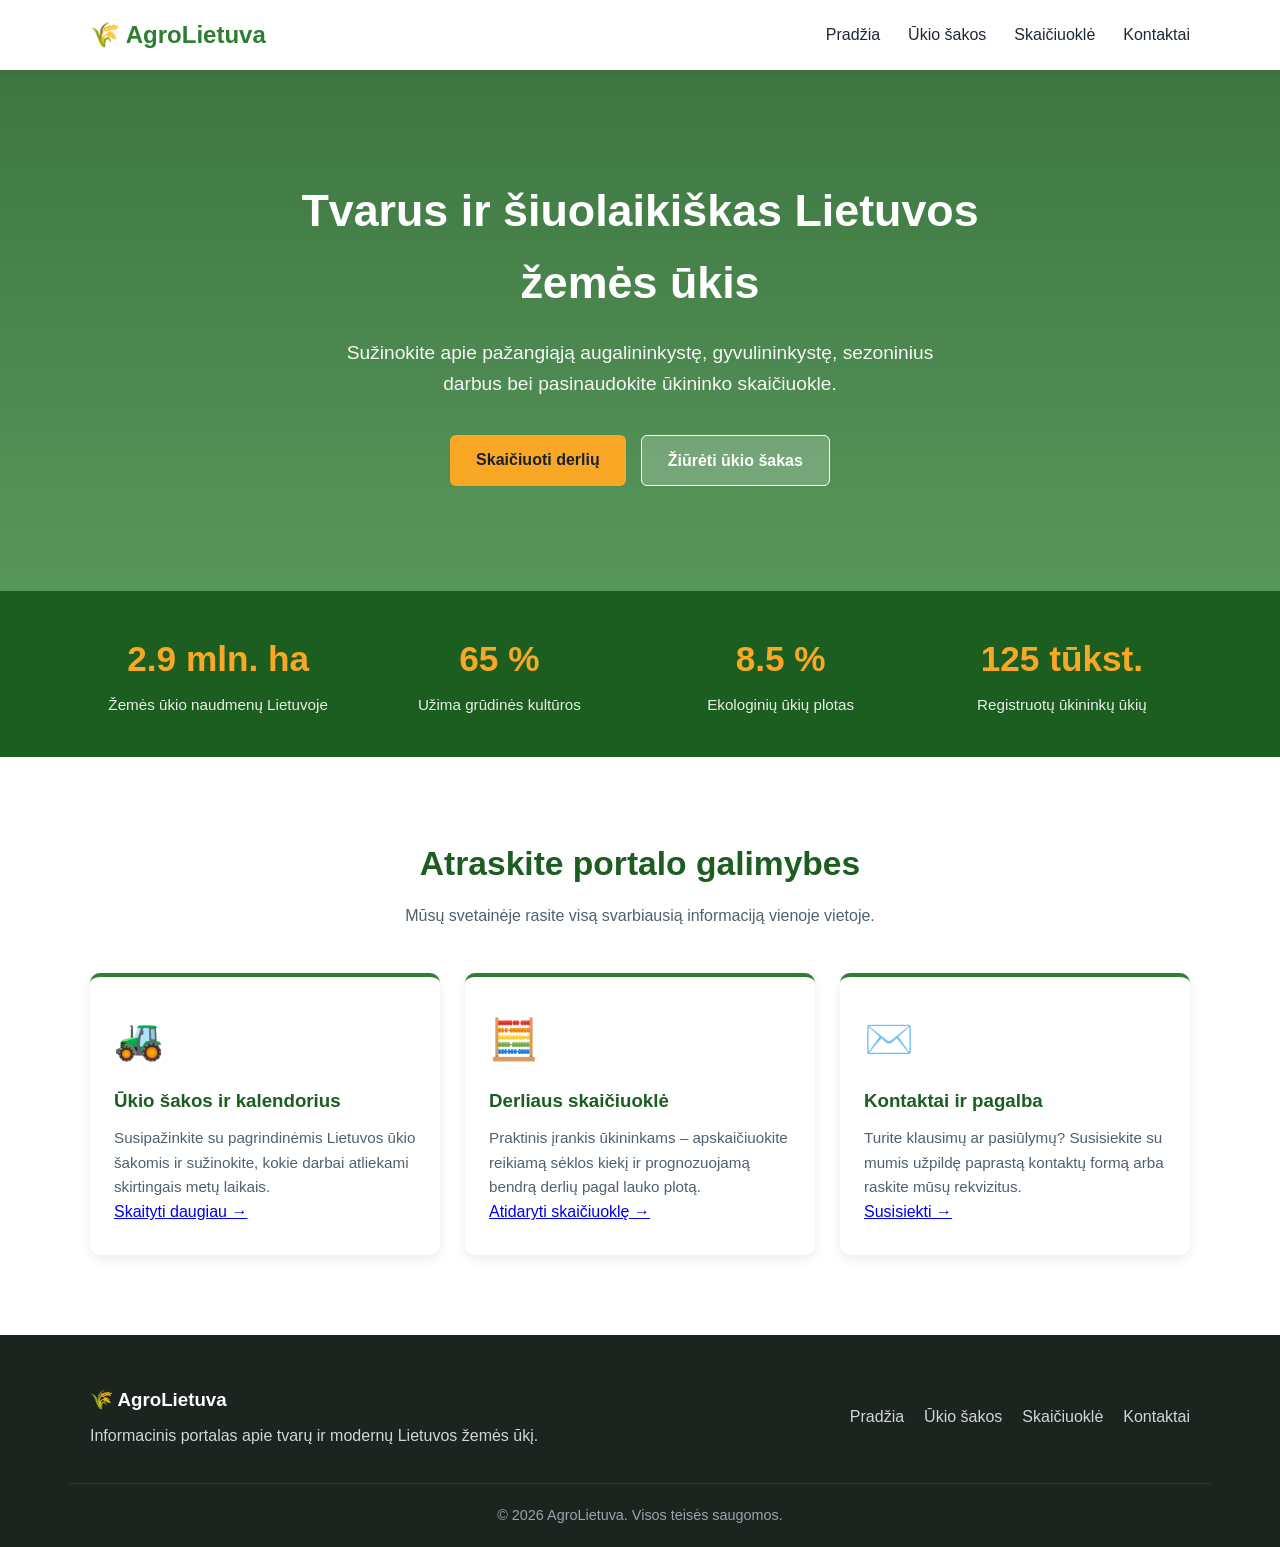
<file: Ineta,Amanda/žemėsŪkis/index.html>
<!DOCTYPE html>
<html lang="lt">
<head>
    <meta charset="UTF-8">
    <meta name="viewport" content="width=device-width, initial-scale=1.0">
    <title>AgroLietuva – Modernus Žemės Ūkis</title>
    <link rel="stylesheet" href="style.css">
</head>
<body>
    <header>
        <div class="container nav-container">
            <a href="index.html" class="logo">🌾 AgroLietuva</a>
            <nav>
                <ul class="nav-links" id="navLinks">
                    <li><a href="index.html" class="active">Pradžia</a></li>
                    <li><a href="sakos.html">Ūkio šakos</a></li>
                    <li><a href="skaiciuokle.html">Skaičiuoklė</a></li>
                    <li><a href="kontaktai.html">Kontaktai</a></li>
                </ul>
            </nav>
            <button class="menu-toggle" id="menuToggle">☰</button>
        </div>
    </header>

    <section class="hero">
        <div class="container hero-content">
            <h1>Tvarus ir šiuolaikiškas Lietuvos žemės ūkis</h1>
            <p>Sužinokite apie pažangiąją augalininkystę, gyvulininkystę, sezoninius darbus bei pasinaudokite ūkininko skaičiuokle.</p>
            <div class="hero-buttons">
                <a href="skaiciuokle.html" class="btn btn-primary">Skaičiuoti derlių</a>
                <a href="sakos.html" class="btn btn-secondary">Žiūrėti ūkio šakas</a>
            </div>
        </div>
    </section>

    <section class="stats-section">
        <div class="container stats-grid">
            <div class="stat-item">
                <span class="stat-number" data-target="2.9">0</span><span class="stat-unit"> mln. ha</span>
                <p>Žemės ūkio naudmenų Lietuvoje</p>
            </div>
            <div class="stat-item">
                <span class="stat-number" data-target="65">0</span><span class="stat-unit"> %</span>
                <p>Užima grūdinės kultūros</p>
            </div>
            <div class="stat-item">
                <span class="stat-number" data-target="8.5">0</span><span class="stat-unit"> %</span>
                <p>Ekologinių ūkių plotas</p>
            </div>
            <div class="stat-item">
                <span class="stat-number" data-target="125">0</span><span class="stat-unit"> tūkst.</span>
                <p>Registruotų ūkininkų ūkių</p>
            </div>
        </div>
    </section>

    <section class="section">
        <div class="container">
            <h2 class="section-title">Atraskite portalo galimybes</h2>
            <p class="section-subtitle">Mūsų svetainėje rasite visą svarbiausią informaciją vienoje vietoje.</p>
            <div class="cards-grid">
                <div class="card">
                    <div class="card-icon">🚜</div>
                    <h3>Ūkio šakos ir kalendorius</h3>
                    <p>Susipažinkite su pagrindinėmis Lietuvos ūkio šakomis ir sužinokite, kokie darbai atliekami skirtingais metų laikais.</p>
                    <a href="sakos.html" class="card-link">Skaityti daugiau →</a>
                </div>
                <div class="card">
                    <div class="card-icon">🧮</div>
                    <h3>Derliaus skaičiuoklė</h3>
                    <p>Praktinis įrankis ūkininkams – apskaičiuokite reikiamą sėklos kiekį ir prognozuojamą bendrą derlių pagal lauko plotą.</p>
                    <a href="skaiciuokle.html" class="card-link">Atidaryti skaičiuoklę →</a>
                </div>
                <div class="card">
                    <div class="card-icon">✉️</div>
                    <h3>Kontaktai ir pagalba</h3>
                    <p>Turite klausimų ar pasiūlymų? Susisiekite su mumis užpildę paprastą kontaktų formą arba raskite mūsų rekvizitus.</p>
                    <a href="kontaktai.html" class="card-link">Susisiekti →</a>
                </div>
            </div>
        </div>
    </section>

    <footer>
        <div class="container footer-content">
            <div>
                <h3>🌾 AgroLietuva</h3>
                <p>Informacinis portalas apie tvarų ir modernų Lietuvos žemės ūkį.</p>
            </div>
            <div class="footer-links">
                <a href="index.html">Pradžia</a>
                <a href="sakos.html">Ūkio šakos</a>
                <a href="skaiciuokle.html">Skaičiuoklė</a>
                <a href="kontaktai.html">Kontaktai</a>
            </div>
        </div>
        <div class="footer-bottom">
            <p>© 2026 AgroLietuva. Visos teisės saugomos.</p>
        </div>
    </footer>
    <script src="script.js"></script>
</body>
</html>
</file>
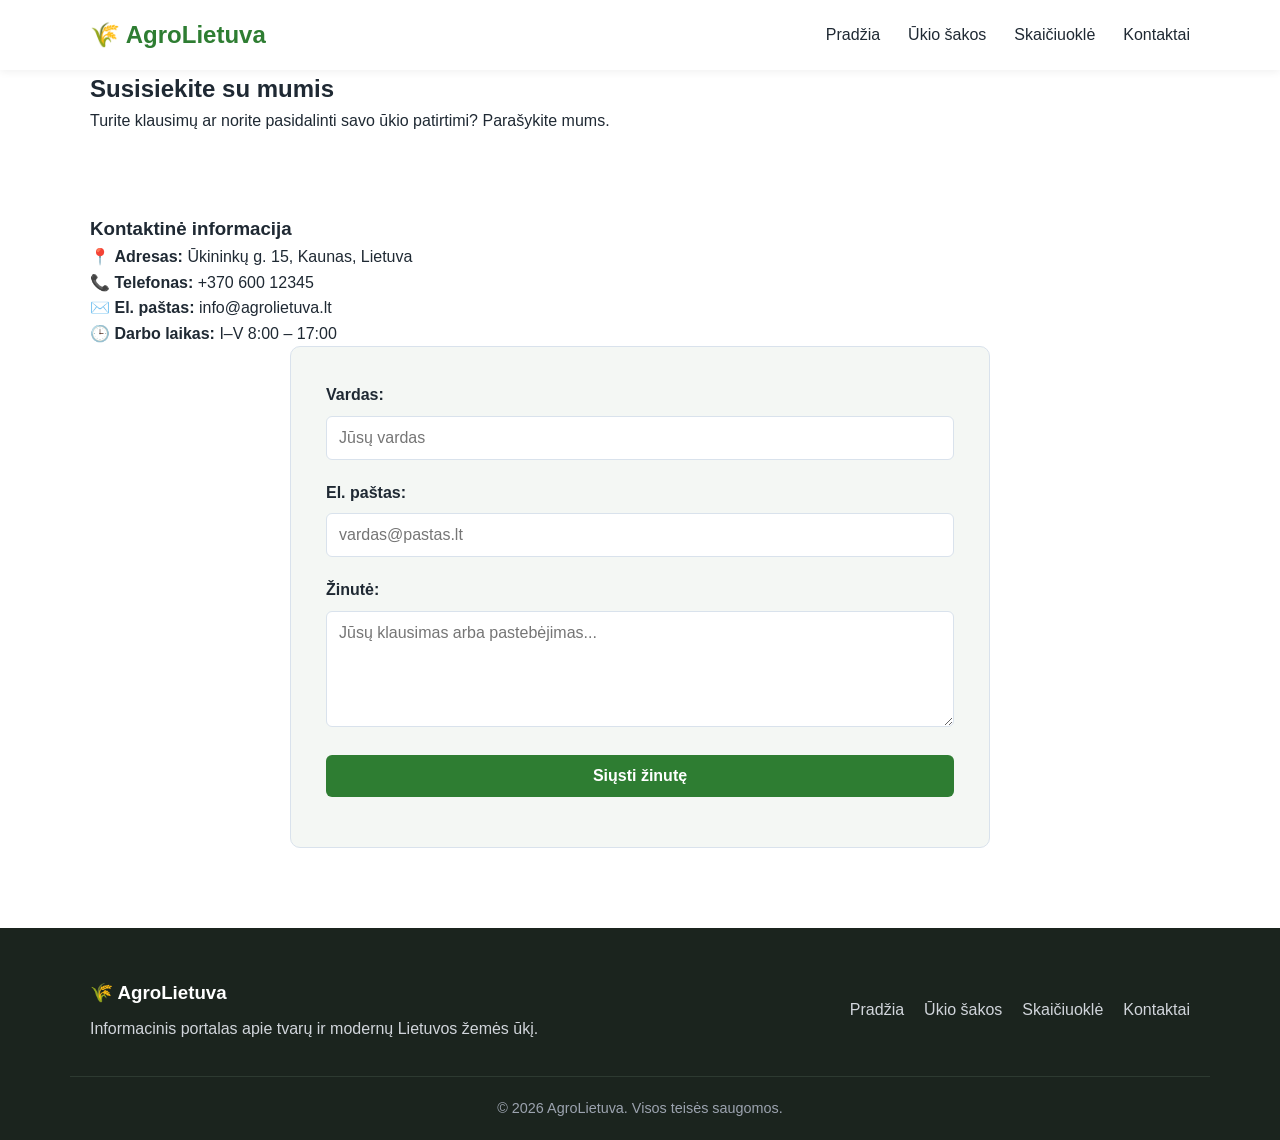
<file: Ineta,Amanda/žemėsŪkis/kontaktai.html>
<!DOCTYPE html>
<html lang="lt">
<head>
    <meta charset="UTF-8">
    <meta name="viewport" content="width=device-width, initial-scale=1.0">
    <title>AgroLietuva – Kontaktai</title>
    <link rel="stylesheet" href="style.css">
</head>
<body>
    <header>
        <div class="container nav-container">
            <a href="index.html" class="logo">🌾 AgroLietuva</a>
            <nav>
                <ul class="nav-links" id="navLinks">
                    <li><a href="index.html">Pradžia</a></li>
                    <li><a href="sakos.html">Ūkio šakos</a></li>
                    <li><a href="skaiciuokle.html">Skaičiuoklė</a></li>
                    <li><a href="kontaktai.html" class="active">Kontaktai</a></li>
                </ul>
            </nav>
            <button class="menu-toggle" id="menuToggle">☰</button>
        </div>
    </header>

    <section class="page-header">
        <div class="container">
            <h1>Susisiekite su mumis</h1>
            <p>Turite klausimų ar norite pasidalinti savo ūkio patirtimi? Parašykite mums.</p>
        </div>
    </section>

    <section class="section">
        <div class="container">
            <div class="contact-layout">
                <div class="contact-info">
                    <h3>Kontaktinė informacija</h3>
                    <p>📍 <strong>Adresas:</strong> Ūkininkų g. 15, Kaunas, Lietuva</p>
                    <p>📞 <strong>Telefonas:</strong> +370 600 12345</p>
                    <p>✉️ <strong>El. paštas:</strong> info@agrolietuva.lt</p>
                    <p>🕒 <strong>Darbo laikas:</strong> I–V 8:00 – 17:00</p>
                </div>

                <form id="contactForm" class="contact-form">
                    <div class="form-group">
                        <label for="senderName">Vardas:</label>
                        <input type="text" id="senderName" placeholder="Jūsų vardas" required>
                    </div>
                    <div class="form-group">
                        <label for="senderEmail">El. paštas:</label>
                        <input type="email" id="senderEmail" placeholder="vardas@pastas.lt" required>
                    </div>
                    <div class="form-group">
                        <label for="senderMessage">Žinutė:</label>
                        <textarea id="senderMessage" rows="5" placeholder="Jūsų klausimas arba pastebėjimas..." required></textarea>
                    </div>
                    <button type="submit" class="btn btn-primary full-width">Siųsti žinutę</button>
                    <p id="formFeedback" class="form-feedback"></p>
                </form>
            </div>
        </div>
    </section>

    <footer>
        <div class="container footer-content">
            <div>
                <h3>🌾 AgroLietuva</h3>
                <p>Informacinis portalas apie tvarų ir modernų Lietuvos žemės ūkį.</p>
            </div>
            <div class="footer-links">
                <a href="index.html">Pradžia</a>
                <a href="sakos.html">Ūkio šakos</a>
                <a href="skaiciuokle.html">Skaičiuoklė</a>
                <a href="kontaktai.html">Kontaktai</a>
            </div>
        </div>
        <div class="footer-bottom">
            <p>© 2026 AgroLietuva. Visos teisės saugomos.</p>
        </div>
    </footer>
    <script src="script.js"></script>
</body>
</html>
</file>
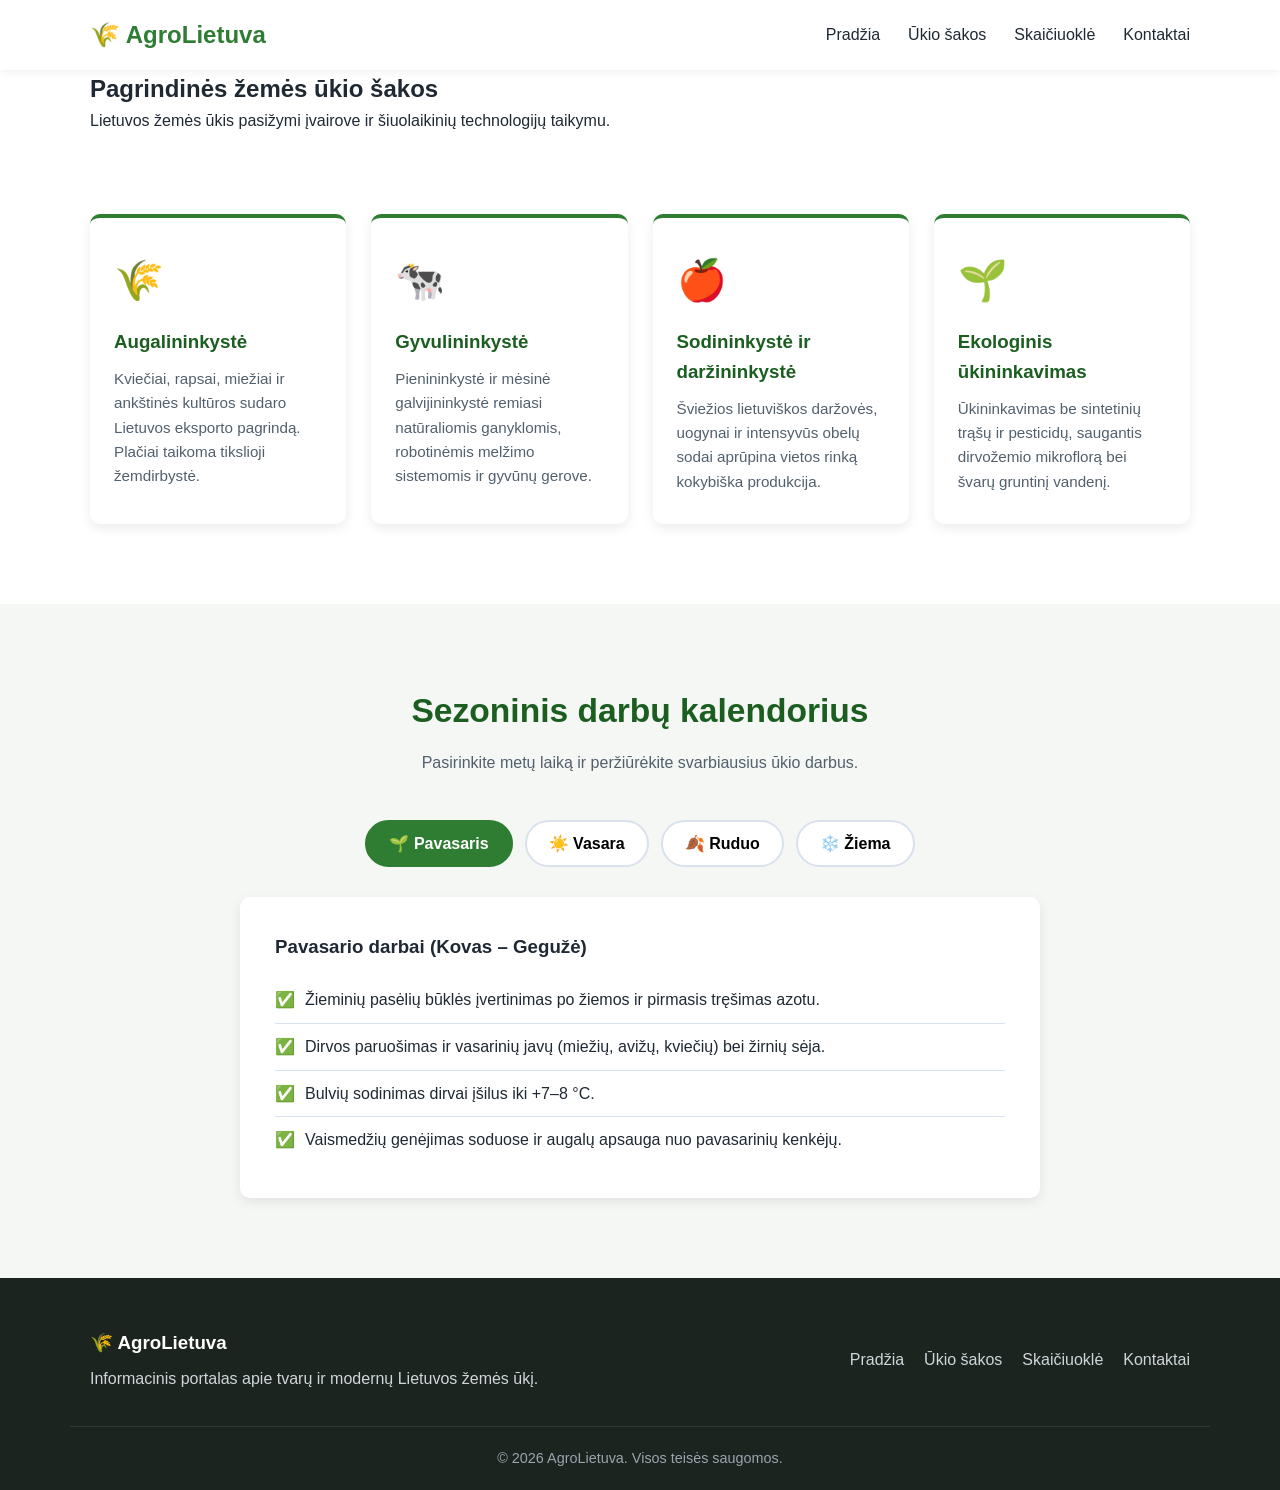
<file: Ineta,Amanda/žemėsŪkis/sakos.html>
<!DOCTYPE html>
<html lang="lt">
<head>
    <meta charset="UTF-8">
    <meta name="viewport" content="width=device-width, initial-scale=1.0">
    <title>AgroLietuva – Ūkio šakos ir kalendorius</title>
    <link rel="stylesheet" href="style.css">
</head>
<body>
    <header>
        <div class="container nav-container">
            <a href="index.html" class="logo">🌾 AgroLietuva</a>
            <nav>
                <ul class="nav-links" id="navLinks">
                    <li><a href="index.html">Pradžia</a></li>
                    <li><a href="sakos.html" class="active">Ūkio šakos</a></li>
                    <li><a href="skaiciuokle.html">Skaičiuoklė</a></li>
                    <li><a href="kontaktai.html">Kontaktai</a></li>
                </ul>
            </nav>
            <button class="menu-toggle" id="menuToggle">☰</button>
        </div>
    </header>

    <section class="page-header">
        <div class="container">
            <h1>Pagrindinės žemės ūkio šakos</h1>
            <p>Lietuvos žemės ūkis pasižymi įvairove ir šiuolaikinių technologijų taikymu.</p>
        </div>
    </section>

    <section class="section">
        <div class="container">
            <div class="cards-grid">
                <div class="card">
                    <div class="card-icon">🌾</div>
                    <h3>Augalininkystė</h3>
                    <p>Kviečiai, rapsai, miežiai ir ankštinės kultūros sudaro Lietuvos eksporto pagrindą. Plačiai taikoma tikslioji žemdirbystė.</p>
                </div>
                <div class="card">
                    <div class="card-icon">🐄</div>
                    <h3>Gyvulininkystė</h3>
                    <p>Pienininkystė ir mėsinė galvijininkystė remiasi natūraliomis ganyklomis, robotinėmis melžimo sistemomis ir gyvūnų gerove.</p>
                </div>
                <div class="card">
                    <div class="card-icon">🍎</div>
                    <h3>Sodininkystė ir daržininkystė</h3>
                    <p>Šviežios lietuviškos daržovės, uogynai ir intensyvūs obelų sodai aprūpina vietos rinką kokybiška produkcija.</p>
                </div>
                <div class="card">
                    <div class="card-icon">🌱</div>
                    <h3>Ekologinis ūkininkavimas</h3>
                    <p>Ūkininkavimas be sintetinių trąšų ir pesticidų, saugantis dirvožemio mikroflorą bei švarų gruntinį vandenį.</p>
                </div>
            </div>
        </div>
    </section>

    <section class="section bg-light">
        <div class="container">
            <h2 class="section-title">Sezoninis darbų kalendorius</h2>
            <p class="section-subtitle">Pasirinkite metų laiką ir peržiūrėkite svarbiausius ūkio darbus.</p>

            <div class="tabs">
                <button class="tab-btn active" data-season="pavasaris">🌱 Pavasaris</button>
                <button class="tab-btn" data-season="vasara">☀️ Vasara</button>
                <button class="tab-btn" data-season="ruduo">🍂 Ruduo</button>
                <button class="tab-btn" data-season="ziema">❄️ Žiema</button>
            </div>

            <div class="tab-content" id="seasonContent"></div>
        </div>
    </section>

    <footer>
        <div class="container footer-content">
            <div>
                <h3>🌾 AgroLietuva</h3>
                <p>Informacinis portalas apie tvarų ir modernų Lietuvos žemės ūkį.</p>
            </div>
            <div class="footer-links">
                <a href="index.html">Pradžia</a>
                <a href="sakos.html">Ūkio šakos</a>
                <a href="skaiciuokle.html">Skaičiuoklė</a>
                <a href="kontaktai.html">Kontaktai</a>
            </div>
        </div>
        <div class="footer-bottom">
            <p>© 2026 AgroLietuva. Visos teisės saugomos.</p>
        </div>
    </footer>
    <script src="script.js"></script>
</body>
</html>
</file>
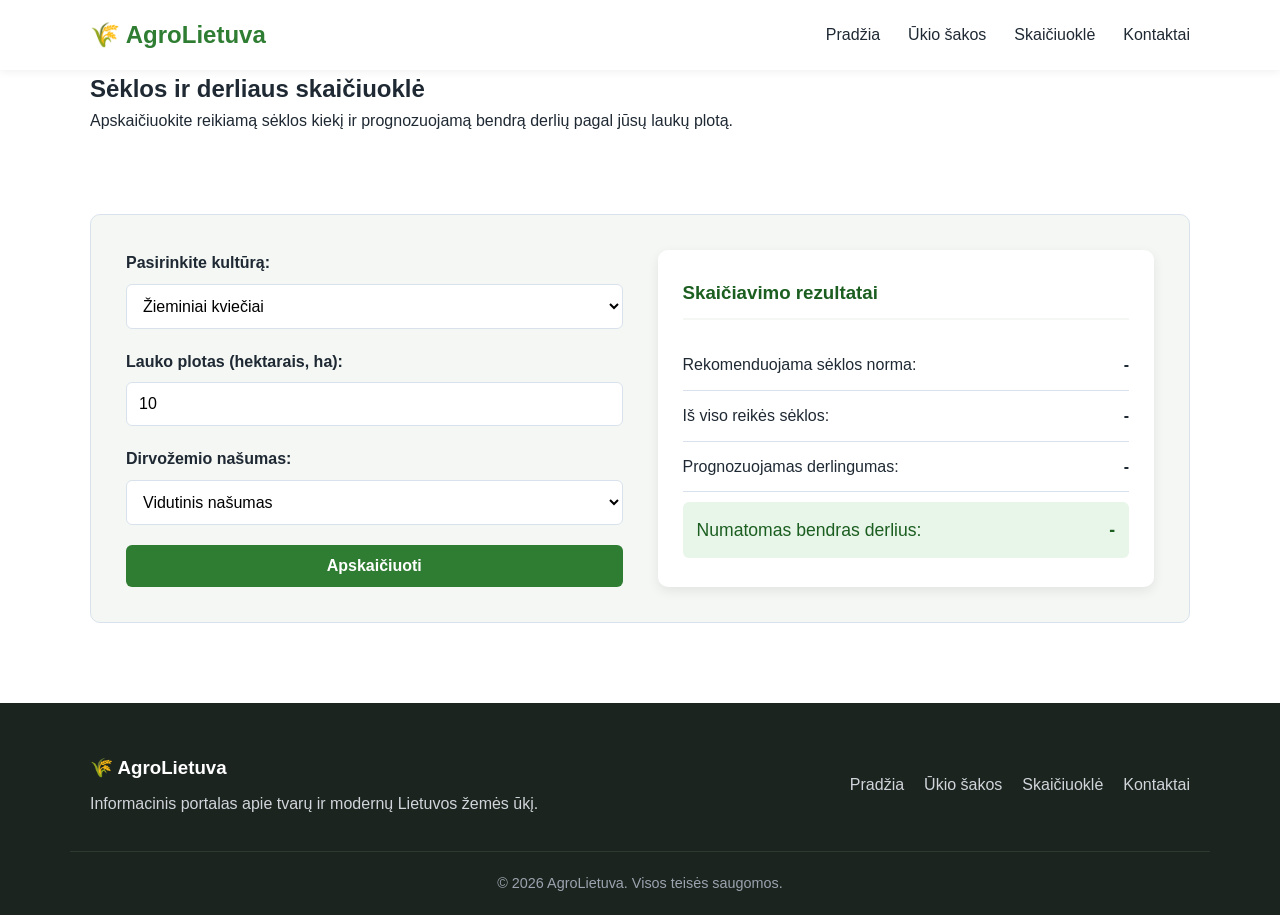
<file: Ineta,Amanda/žemėsŪkis/skaiciuokle.html>
<!DOCTYPE html>
<html lang="lt">
<head>
    <meta charset="UTF-8">
    <meta name="viewport" content="width=device-width, initial-scale=1.0">
    <title>AgroLietuva – Sėklos ir derliaus skaičiuoklė</title>
    <link rel="stylesheet" href="style.css">
</head>
<body>
    <header>
        <div class="container nav-container">
            <a href="index.html" class="logo">🌾 AgroLietuva</a>
            <nav>
                <ul class="nav-links" id="navLinks">
                    <li><a href="index.html">Pradžia</a></li>
                    <li><a href="sakos.html">Ūkio šakos</a></li>
                    <li><a href="skaiciuokle.html" class="active">Skaičiuoklė</a></li>
                    <li><a href="kontaktai.html">Kontaktai</a></li>
                </ul>
            </nav>
            <button class="menu-toggle" id="menuToggle">☰</button>
        </div>
    </header>

    <section class="page-header">
        <div class="container">
            <h1>Sėklos ir derliaus skaičiuoklė</h1>
            <p>Apskaičiuokite reikiamą sėklos kiekį ir prognozuojamą bendrą derlių pagal jūsų laukų plotą.</p>
        </div>
    </section>

    <section class="section">
        <div class="container">
            <div class="calculator-box">
                <form id="yieldForm" class="calc-form">
                    <div class="form-group">
                        <label for="cropSelect">Pasirinkite kultūrą:</label>
                        <select id="cropSelect">
                            <option value="kvieciai">Žieminiai kviečiai</option>
                            <option value="rapsai">Žieminiai rapsai</option>
                            <option value="mieziai">Vasariniai miežiai</option>
                            <option value="zirniai">Žirniai</option>
                            <option value="bulves">Bulvės</option>
                        </select>
                    </div>

                    <div class="form-group">
                        <label for="areaInput">Lauko plotas (hektarais, ha):</label>
                        <input type="number" id="areaInput" min="0.1" step="0.1" value="10" required>
                    </div>

                    <div class="form-group">
                        <label for="soilQuality">Dirvožemio našumas:</label>
                        <select id="soilQuality">
                            <option value="0.85">Žemesnis našumas (lengvi dirvožemiai)</option>
                            <option value="1.0" selected>Vidutinis našumas</option>
                            <option value="1.2">Aukštas našumas (derlingi priemoliai)</option>
                        </select>
                    </div>

                    <button type="submit" class="btn btn-primary full-width">Apskaičiuoti</button>
                </form>

                <div class="calc-result" id="calcResult">
                    <h3>Skaičiavimo rezultatai</h3>
                    <div class="result-item">
                        <span>Rekomenduojama sėklos norma:</span>
                        <strong id="seedRate">-</strong>
                    </div>
                    <div class="result-item">
                        <span>Iš viso reikės sėklos:</span>
                        <strong id="totalSeed">-</strong>
                    </div>
                    <div class="result-item">
                        <span>Prognozuojamas derlingumas:</span>
                        <strong id="yieldPerHa">-</strong>
                    </div>
                    <div class="result-item highlight">
                        <span>Numatomas bendras derlius:</span>
                        <strong id="totalYield">-</strong>
                    </div>
                </div>
            </div>
        </div>
    </section>

    <footer>
        <div class="container footer-content">
            <div>
                <h3>🌾 AgroLietuva</h3>
                <p>Informacinis portalas apie tvarų ir modernų Lietuvos žemės ūkį.</p>
            </div>
            <div class="footer-links">
                <a href="index.html">Pradžia</a>
                <a href="sakos.html">Ūkio šakos</a>
                <a href="skaiciuokle.html">Skaičiuoklė</a>
                <a href="kontaktai.html">Kontaktai</a>
            </div>
        </div>
        <div class="footer-bottom">
            <p>© 2026 AgroLietuva. Visos teisės saugomos.</p>
        </div>
    </footer>
    <script src="script.js"></script>
</body>
</html>
</file>
<file: Ineta,Amanda/žemėsŪkis/style.css>
:root {
    --primary: #2e7d32;
    --primary-dark: #1b5e20;
    --accent: #f9a825;
    --bg-light: #f4f7f4;
    --text-dark: #1f2933;
    --text-muted: #52606d;
    --white: #ffffff;
    --border: #d9e2ec;
    --shadow: 0 4px 12px rgba(0, 0, 0, 0.08);
    --radius: 10px;
}

* {
    box-sizing: border-box;
    margin: 0;
    padding: 0;
}

html {
    scroll-behavior: smooth;
}

body {
    font-family: 'Segoe UI', Tahoma, Geneva, Verdana, sans-serif;
    color: var(--text-dark);
    line-height: 1.6;
    background-color: var(--white);
}

.container {
    max-width: 1140px;
    margin: 0 auto;
    padding: 0 20px;
}

/* Navigacija */
header {
    background-color: var(--white);
    box-shadow: 0 2px 8px rgba(0,0,0,0.06);
    position: sticky;
    top: 0;
    z-index: 100;
}

.nav-container {
    display: flex;
    justify-content: space-between;
    align-items: center;
    height: 70px;
}

.logo {
    font-size: 1.5rem;
    font-weight: 700;
    color: var(--primary);
    text-decoration: none;
}

.nav-links {
    display: flex;
    align-items: center;
    list-style: none;
    gap: 28px;
}

.nav-links a {
    text-decoration: none;
    color: var(--text-dark);
    font-weight: 500;
    transition: color 0.2s;
}

.nav-links a:hover {
    color: var(--primary);
}

.menu-toggle {
    display: none;
    font-size: 1.6rem;
    background: none;
    border: none;
    cursor: pointer;
    color: var(--primary);
}

/* Hero sekcija */
.hero {
    background: linear-gradient(rgba(27, 94, 32, 0.85), rgba(46, 125, 50, 0.8)),
                url('https://images.unsplash.com/photo-1500382017468-9049fed747ef?auto=format&fit=crop&w=1600&q=80') center/cover no-repeat;
    color: var(--white);
    padding: 105px 0;
    text-align: center;
}

.hero-content h1 {
    font-size: 2.8rem;
    margin-bottom: 20px;
    max-width: 800px;
    margin-left: auto;
    margin-right: auto;
}

.hero-content p {
    font-size: 1.2rem;
    max-width: 650px;
    margin: 0 auto 35px;
    opacity: 0.95;
}

.hero-buttons {
    display: flex;
    gap: 15px;
    justify-content: center;
    flex-wrap: wrap;
}

/* Mygtukai */
.btn {
    display: inline-block;
    padding: 12px 26px;
    border-radius: 6px;
    font-weight: 600;
    text-decoration: none;
    cursor: pointer;
    border: none;
    font-size: 1rem;
    transition: background-color 0.2s, transform 0.1s;
}

.btn:active {
    transform: scale(0.98);
}

.btn-primary {
    background-color: var(--accent);
    color: #1a202c;
}

.btn-primary:hover {
    background-color: #f59e0b;
}

.btn-secondary {
    background-color: rgba(255, 255, 255, 0.2);
    color: var(--white);
    border: 1px solid var(--white);
}

.btn-secondary:hover {
    background-color: var(--white);
    color: var(--primary-dark);
}

.full-width {
    width: 100%;
    background-color: var(--primary);
    color: var(--white);
}

.full-width:hover {
    background-color: var(--primary-dark);
}

/* Statistika */
.stats-section {
    background-color: var(--primary-dark);
    color: var(--white);
    padding: 40px 0;
}

.stats-grid {
    display: grid;
    grid-template-columns: repeat(auto-fit, minmax(200px, 1fr));
    gap: 25px;
    text-align: center;
}

.stat-number, .stat-unit {
    font-size: 2.2rem;
    font-weight: 700;
    color: var(--accent);
}

.stat-item p {
    font-size: 0.95rem;
    opacity: 0.9;
    margin-top: 5px;
}

/* Bendros sekcijos */
.section {
    padding: 80px 0;
}

.bg-light {
    background-color: var(--bg-light);
}

.section-title {
    text-align: center;
    font-size: 2.1rem;
    color: var(--primary-dark);
    margin-bottom: 12px;
}

.section-subtitle {
    text-align: center;
    color: var(--text-muted);
    max-width: 650px;
    margin: 0 auto 45px;
}

/* Kortelės */
.cards-grid {
    display: grid;
    grid-template-columns: repeat(auto-fit, minmax(240px, 1fr));
    gap: 25px;
}

.card {
    background: var(--white);
    padding: 30px 24px;
    border-radius: var(--radius);
    box-shadow: var(--shadow);
    border-top: 4px solid var(--primary);
    transition: transform 0.2s;
}

.card:hover {
    transform: translateY(-5px);
}

.card-icon {
    font-size: 2.5rem;
    margin-bottom: 15px;
}

.card h3 {
    margin-bottom: 10px;
    color: var(--primary-dark);
}

.card p {
    color: var(--text-muted);
    font-size: 0.95rem;
}

/* Kalendoriaus skirtukai */
.tabs {
    display: flex;
    justify-content: center;
    gap: 12px;
    margin-bottom: 30px;
    flex-wrap: wrap;
}

.tab-btn {
    padding: 12px 22px;
    background: var(--white);
    border: 2px solid var(--border);
    border-radius: 30px;
    font-size: 1rem;
    font-weight: 600;
    cursor: pointer;
    transition: all 0.2s;
}

.tab-btn.active, .tab-btn:hover {
    background-color: var(--primary);
    color: var(--white);
    border-color: var(--primary);
}

.tab-content {
    background: var(--white);
    padding: 35px;
    border-radius: var(--radius);
    box-shadow: var(--shadow);
    max-width: 800px;
    margin: 0 auto;
}

.season-list {
    list-style: none;
    margin-top: 15px;
}

.season-list li {
    padding: 10px 0;
    border-bottom: 1px solid var(--border);
    display: flex;
    align-items: flex-start;
    gap: 10px;
}

.season-list li:last-child {
    border-bottom: none;
}

/* Skaičiuoklė */
.calculator-box {
    display: grid;
    grid-template-columns: 1fr 1fr;
    gap: 35px;
    background: var(--bg-light);
    padding: 35px;
    border-radius: var(--radius);
    border: 1px solid var(--border);
}

.form-group {
    margin-bottom: 20px;
}

.form-group label {
    display: block;
    font-weight: 600;
    margin-bottom: 8px;
}

.form-group select,
.form-group input,
.form-group textarea {
    width: 100%;
    padding: 12px;
    border: 1px solid var(--border);
    border-radius: 6px;
    font-size: 1rem;
    font-family: inherit;
    background: var(--white);
}

.calc-result {
    background: var(--white);
    padding: 25px;
    border-radius: var(--radius);
    box-shadow: var(--shadow);
    display: flex;
    flex-direction: column;
    justify-content: center;
}

.calc-result h3 {
    margin-bottom: 20px;
    color: var(--primary-dark);
    border-bottom: 2px solid var(--bg-light);
    padding-bottom: 10px;
}

.result-item {
    display: flex;
    justify-content: space-between;
    padding: 12px 0;
    border-bottom: 1px solid var(--border);
}

.result-item.highlight {
    background-color: #e8f5e9;
    padding: 14px;
    border-radius: 6px;
    border-bottom: none;
    margin-top: 10px;
    color: var(--primary-dark);
    font-size: 1.1rem;
}

/* Straipsniai */
.articles-grid {
    display: grid;
    grid-template-columns: repeat(auto-fit, minmax(300px, 1fr));
    gap: 25px;
}

.article-card {
    background: var(--white);
    border-radius: var(--radius);
    padding: 25px;
    box-shadow: var(--shadow);
    display: flex;
    flex-direction: column;
    justify-content: space-between;
}

.article-tag {
    display: inline-block;
    background: #e8f5e9;
    color: var(--primary-dark);
    padding: 4px 10px;
    border-radius: 4px;
    font-size: 0.8rem;
    font-weight: 600;
    margin-bottom: 12px;
    align-self: flex-start;
}

.article-card h3 {
    margin-bottom: 10px;
    color: var(--text-dark);
}

.article-card p {
    color: var(--text-muted);
    font-size: 0.95rem;
    margin-bottom: 20px;
}

.read-more-btn {
    background: none;
    border: none;
    color: var(--primary);
    font-weight: 700;
    cursor: pointer;
    text-align: left;
    font-size: 0.95rem;
}

.read-more-btn:hover {
    text-decoration: underline;
}

/* Kontaktų forma */
.contact-form {
    max-width: 700px;
    margin: 0 auto;
    background: var(--bg-light);
    padding: 35px;
    border-radius: var(--radius);
    border: 1px solid var(--border);
}

.form-row {
    display: grid;
    grid-template-columns: 1fr 1fr;
    gap: 20px;
}

.form-feedback {
    margin-top: 15px;
    font-weight: 600;
    color: var(--primary-dark);
    text-align: center;
}

/* Modal langas */
.modal {
    display: none;
    position: fixed;
    inset: 0;
    background: rgba(0, 0, 0, 0.6);
    z-index: 200;
    align-items: center;
    justify-content: center;
    padding: 20px;
}

.modal.open {
    display: flex;
}

.modal-content {
    background: var(--white);
    max-width: 650px;
    width: 100%;
    padding: 35px;
    border-radius: var(--radius);
    position: relative;
    max-height: 85vh;
    overflow-y: auto;
}

.modal-close {
    position: absolute;
    top: 15px;
    right: 20px;
    font-size: 1.8rem;
    background: none;
    border: none;
    cursor: pointer;
    color: var(--text-muted);
}

.modal-tag {
    display: inline-block;
    background: #e8f5e9;
    color: var(--primary-dark);
    padding: 4px 10px;
    border-radius: 4px;
    font-size: 0.85rem;
    font-weight: 600;
    margin-bottom: 10px;
}

.modal-content h2 {
    margin-bottom: 15px;
    color: var(--primary-dark);
}

.modal-body p {
    margin-bottom: 14px;
    color: var(--text-dark);
}

/* Footer */
footer {
    background-color: #1b241e;
    color: #d1d5db;
    padding-top: 50px;
}

.footer-content {
    display: flex;
    justify-content: space-between;
    align-items: center;
    flex-wrap: wrap;
    gap: 20px;
    padding-bottom: 35px;
    border-bottom: 1px solid #2d3a31;
}

.footer-content h3 {
    color: var(--white);
    margin-bottom: 8px;
}

.footer-links {
    display: flex;
    gap: 20px;
    flex-wrap: wrap;
}

.footer-links a {
    color: #d1d5db;
    text-decoration: none;
}

.footer-links a:hover {
    color: var(--accent);
}

.footer-bottom {
    text-align: center;
    padding: 20px;
    font-size: 0.9rem;
    color: #9ca3af;
}

@media (max-width: 768px) {
    .menu-toggle {
        display: block;
    }

    .nav-links {
        display: none;
        flex-direction: column;
        position: absolute;
        top: 70px;
        left: 0;
        right: 0;
        background: var(--white);
        padding: 20px;
        box-shadow: 0 4px 10px rgba(0,0,0,0.1);
    }

    .nav-links.active {
        display: flex;
    }

    .hero-content h1 {
        font-size: 2rem;
    }

    .calculator-box,
    .form-row {
        grid-template-columns: 1fr;
    }
}
</file>
